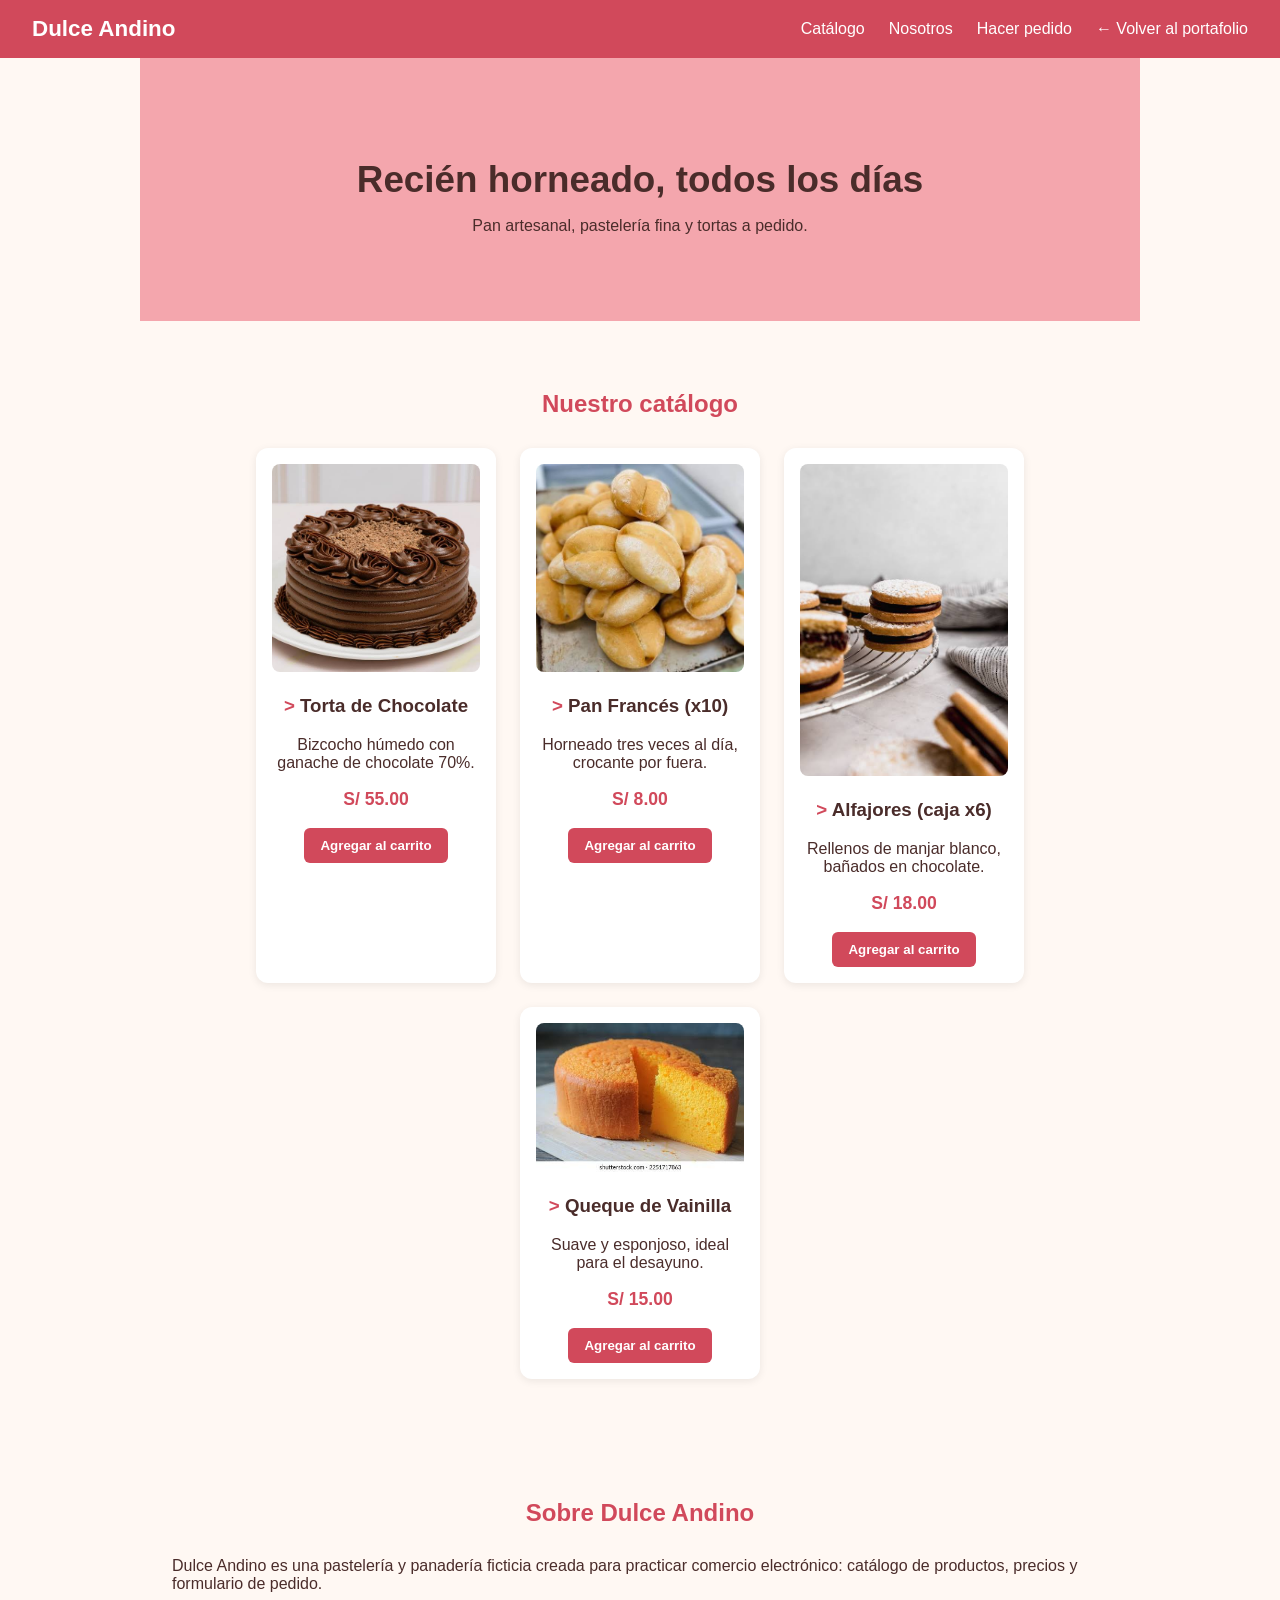
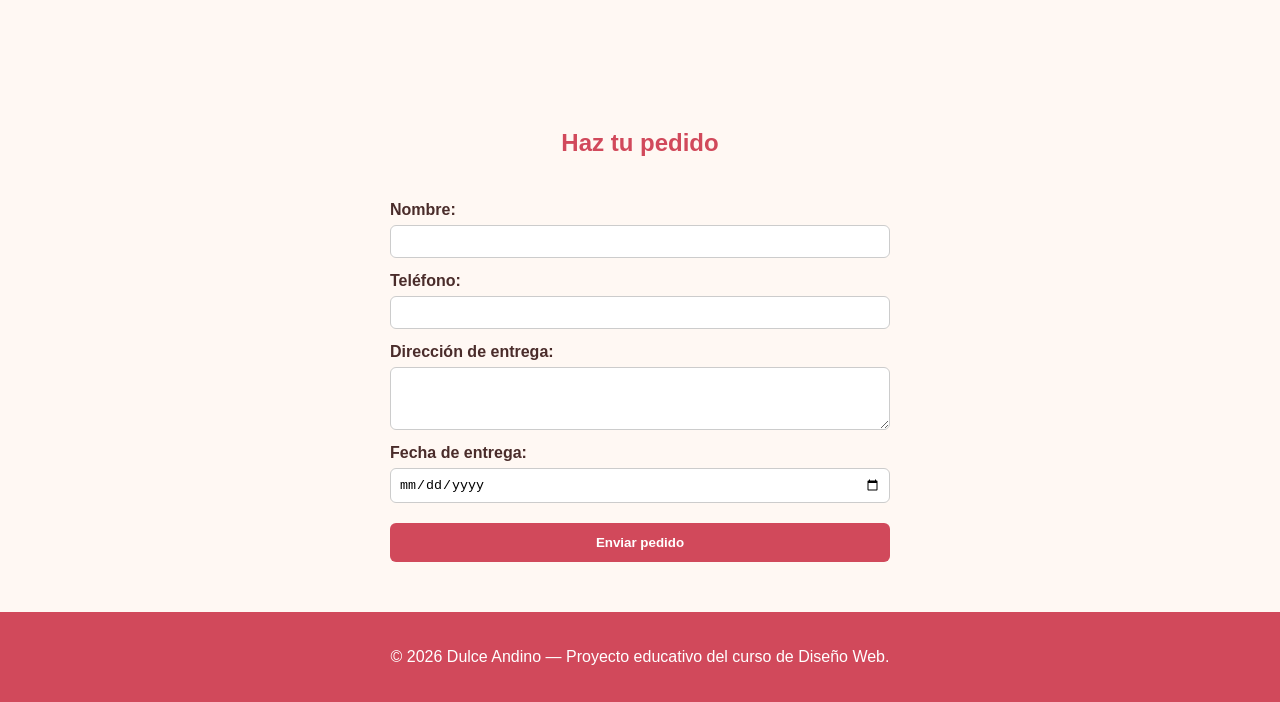
<file: s2_front_end_portafolio_proyectos-41d7ccf1c7bfc7d7a2a2496d3ad6636ec84c60bf/html/pasteleria_ecommerce.html>
<!DOCTYPE html>
<html lang="es">
<head>
  <meta charset="UTF-8">
  <meta name="viewport" content="width=device-width, initial-scale=1.0">
  <meta name="description" content="Dulce Andino - Pastelería y Panadería">
  <title>Dulce Andino - Pastelería y Panadería</title>
  <link rel="stylesheet" href="../css/pasteleria_ecommerce.css">
</head>
<body>
  <header>
    <div class="logo">Dulce Andino</div>
    <nav>
      <ul>
        <li><a href="#catalogo">Catálogo</a></li>
        <li><a href="#nosotros">Nosotros</a></li>
        <li><a href="#contacto">Hacer pedido</a></li>
        <li><a href="portafolio.html">← Volver al portafolio</a></li>
      </ul>
    </nav>
  </header>

  <main>
    <section class="hero">
      <h1>Recién horneado, todos los días</h1>
      <p>Pan artesanal, pastelería fina y tortas a pedido.</p>
    </section>

    <section id="catalogo">
      <h2>Nuestro catálogo</h2>
      <div class="productos-grid">

        <article class="producto-card">
          <img src="../img/torta-chocolate.jpg" alt="Torta de chocolate">
          <h3>Torta de Chocolate</h3>
          <p>Bizcocho húmedo con ganache de chocolate 70%.</p>
          <p class="precio">S/ 55.00</p>
          <button type="button">Agregar al carrito</button>
        </article>

        <article class="producto-card">
          <img src="../img/pan-frances.jpg" alt="Pan francés">
          <h3>Pan Francés (x10)</h3>
          <p>Horneado tres veces al día, crocante por fuera.</p>
          <p class="precio">S/ 8.00</p>
          <button type="button">Agregar al carrito</button>
        </article>

        <article class="producto-card">
          <img src="../img/alfajores.jpg" alt="Alfajores">
          <h3>Alfajores (caja x6)</h3>
          <p>Rellenos de manjar blanco, bañados en chocolate.</p>
          <p class="precio">S/ 18.00</p>
          <button type="button">Agregar al carrito</button>
        </article>

        <article class="producto-card">
          <img src="../img/queque.jpg" alt="Queque de vainilla">
          <h3>Queque de Vainilla</h3>
          <p>Suave y esponjoso, ideal para el desayuno.</p>
          <p class="precio">S/ 15.00</p>
          <button type="button">Agregar al carrito</button>
        </article>

      </div>
    </section>

    <section id="nosotros">
      <h2>Sobre Dulce Andino</h2>
      <p>Dulce Andino es una pastelería y panadería ficticia creada para practicar comercio electrónico:
      catálogo de productos, precios y formulario de pedido.</p>
    </section>

    <section id="contacto">
      <h2>Haz tu pedido</h2>
      <form>
        <label for="nombre">Nombre:</label>
        <input type="text" id="nombre" name="nombre" required>

        <label for="telefono">Teléfono:</label>
        <input type="tel" id="telefono" name="telefono">

        <label for="direccion">Dirección de entrega:</label>
        <textarea id="direccion" name="direccion" rows="3"></textarea>

        <label for="fecha">Fecha de entrega:</label>
        <input type="date" id="fecha" name="fecha">

        <input type="submit" value="Enviar pedido">
      </form>
    </section>
  </main>

  <footer>
    <p>&copy; 2026 Dulce Andino — Proyecto educativo del curso de Diseño Web.</p>
  </footer>
</body>
</html>
</file>
<file: s2_front_end_portafolio_proyectos-41d7ccf1c7bfc7d7a2a2496d3ad6636ec84c60bf/css/pasteleria_ecommerce.css>
:root {
  --rosa-marca: #d1495b;
  --marron-texto: #4a2c2a;
  --rosa-claro: #f4a6ad;
  --fondo: #fff8f3;
}

* { box-sizing: border-box; }

body {
  font-family: 'Trebuchet MS', Arial, sans-serif;
  margin: 0;
  background-color: var(--fondo);
  color: var(--marron-texto);
}

header {
  display: flex;
  justify-content: space-between;
  align-items: center;
  background-color: var(--rosa-marca);
  color: white;
  padding: 16px 32px;
}

.logo { font-size: 1.4rem; font-weight: bold; }

header nav ul {
  list-style: none;
  display: flex;
  gap: 24px;
  margin: 0;
  padding: 0;
}

header nav a { color: white; text-decoration: none; }
header nav a:hover { text-decoration: underline; }

.hero {
  background-color: var(--rosa-claro);
  text-align: center;
  padding: 70px 20px;
  color: var(--marron-texto);
}

.hero h1 { font-size: 2.3rem; margin-bottom: 10px; }

section { padding: 50px 32px; max-width: 1000px; margin: 0 auto; }
h2 { text-align: center; color: var(--rosa-marca); margin-bottom: 30px; }

.productos-grid { display: flex; flex-wrap: wrap; gap: 24px; justify-content: center; }

.producto-card {
  background-color: white;
  padding: 16px;
  width: 240px;
  text-align: center;
  -webkit-border-radius: 12px;
  -moz-border-radius: 12px;
  border-radius: 12px;
  box-shadow: 0 2px 8px rgba(0, 0, 0, 0.08);
}

.producto-card h3::before {
  content: "> ";
  color: var(--rosa-marca);
  font-weight: bold;
}

.producto-card img { width: 100%; border-radius: 8px; }
.precio { font-weight: bold; color: var(--rosa-marca); font-size: 1.1rem; }

.producto-card button {
  background-color: var(--rosa-marca);
  color: white;
  border: none;
  padding: 10px 16px;
  border-radius: 6px;
  cursor: pointer;
  font-weight: bold;
}

.producto-card button:hover { background-color: #a83346; }

form { max-width: 500px; margin: 0 auto; display: flex; flex-direction: column; }
form label { margin-top: 14px; font-weight: bold; }

form input, form textarea {
  padding: 8px;
  margin-top: 6px;
  border-radius: 6px;
  border: 1px solid #ccc;
}

form input[type="submit"] {
  margin-top: 20px;
  background-color: var(--rosa-marca);
  color: white;
  border: none;
  padding: 12px;
  border-radius: 6px;
  font-weight: bold;
  cursor: pointer;
}

footer { background-color: var(--rosa-marca); color: white; text-align: center; padding: 20px; }
</file>
